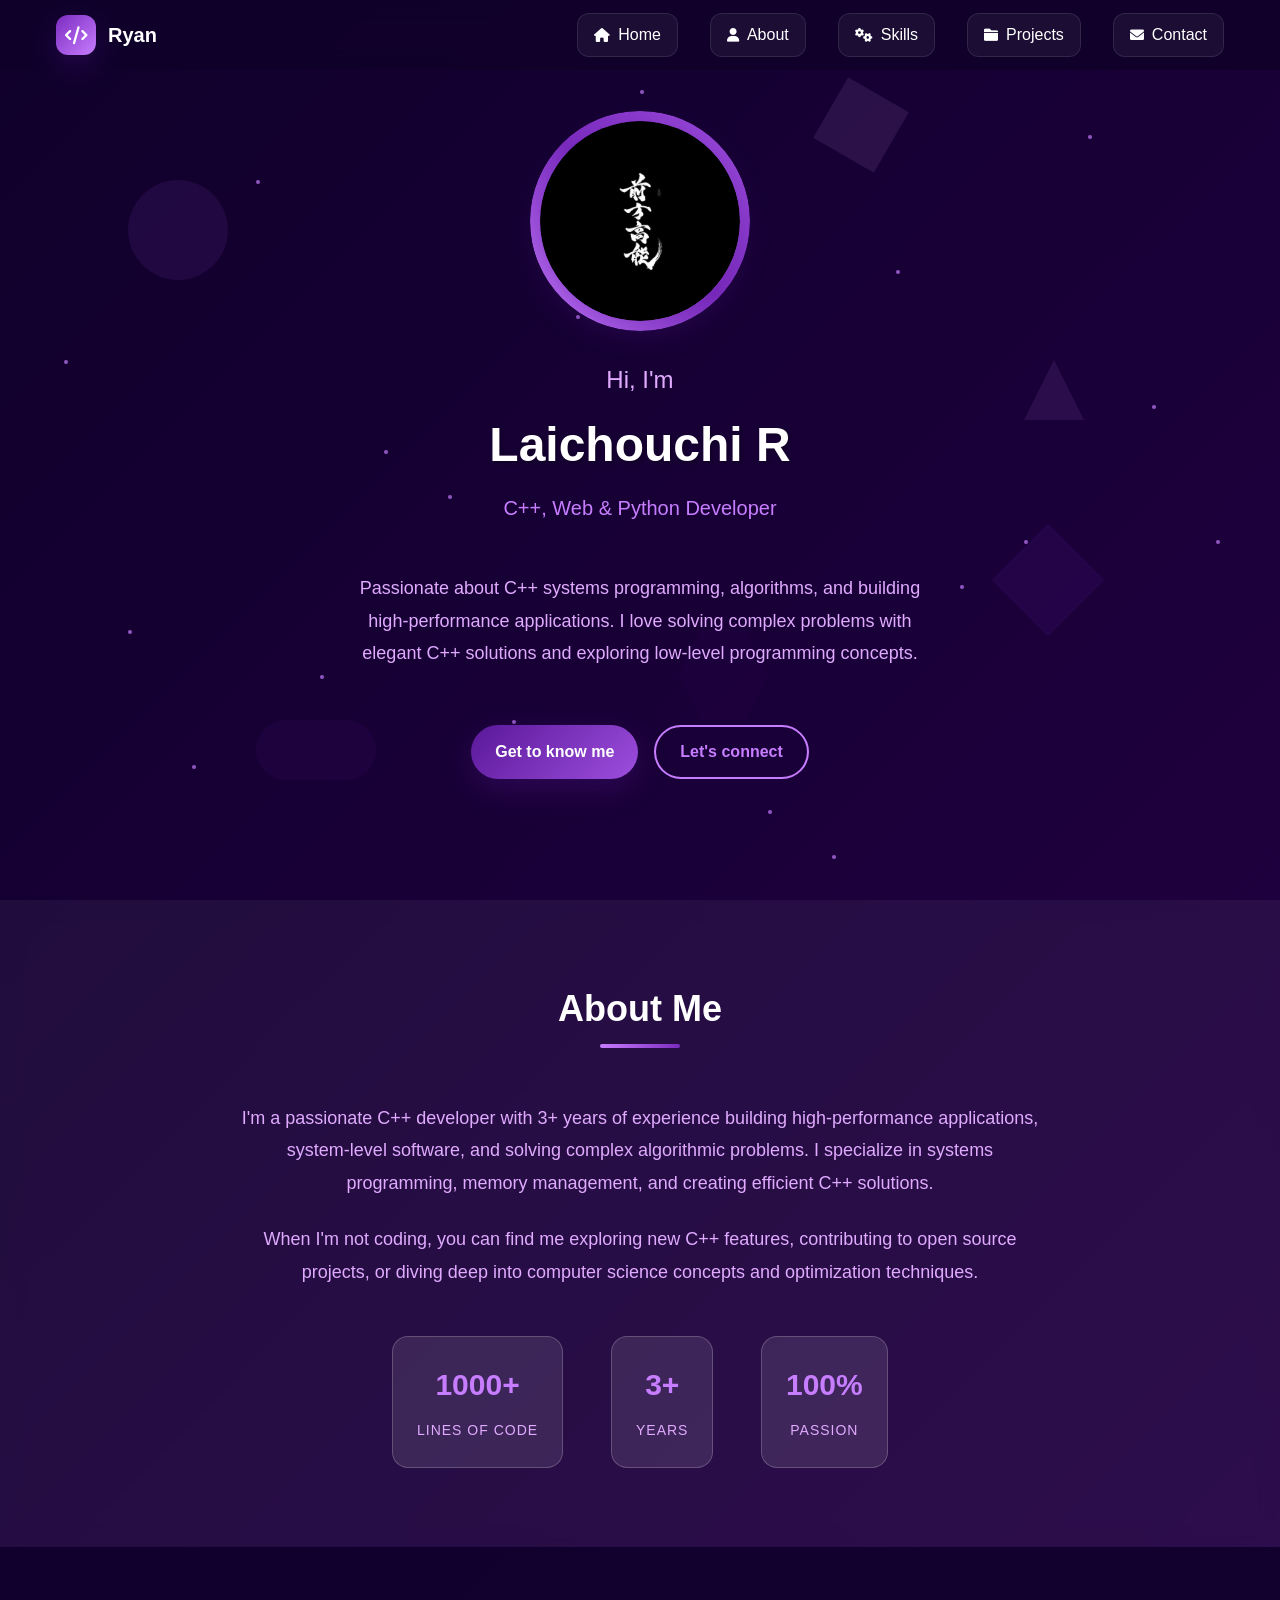
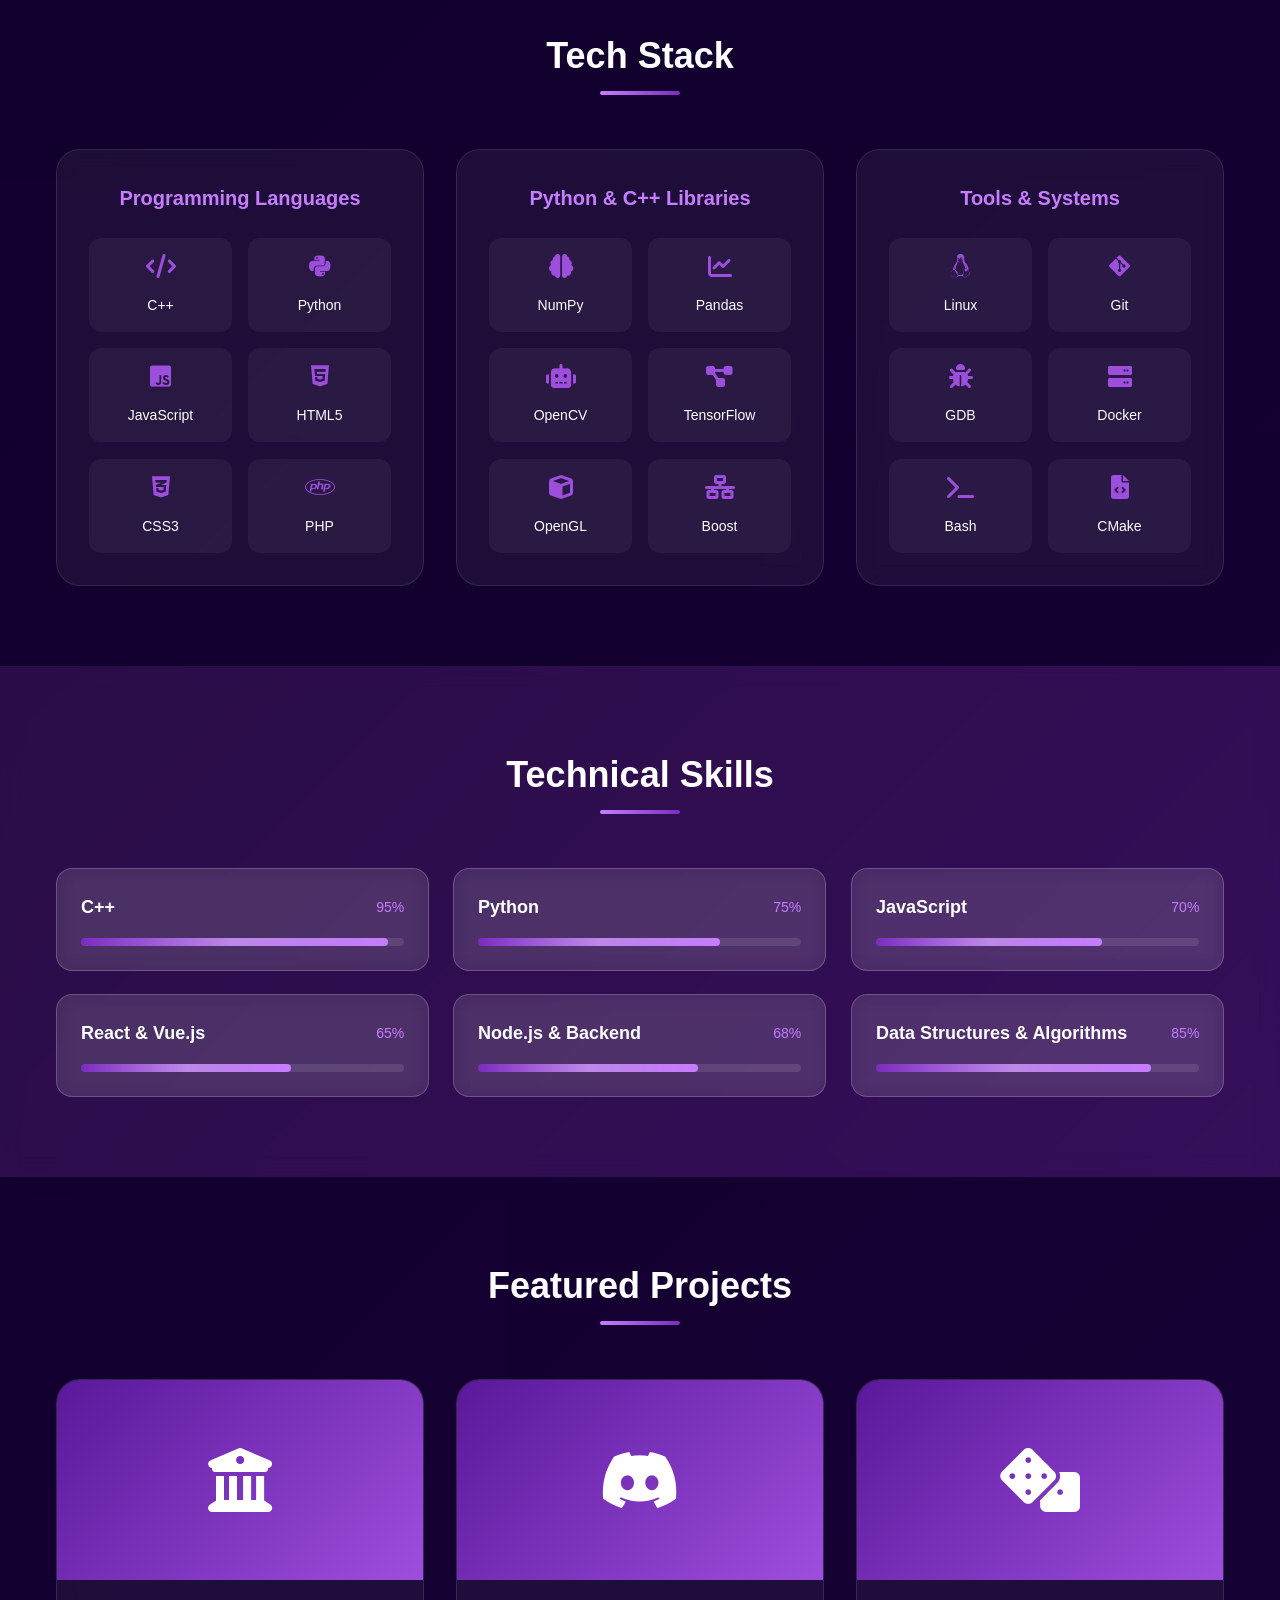
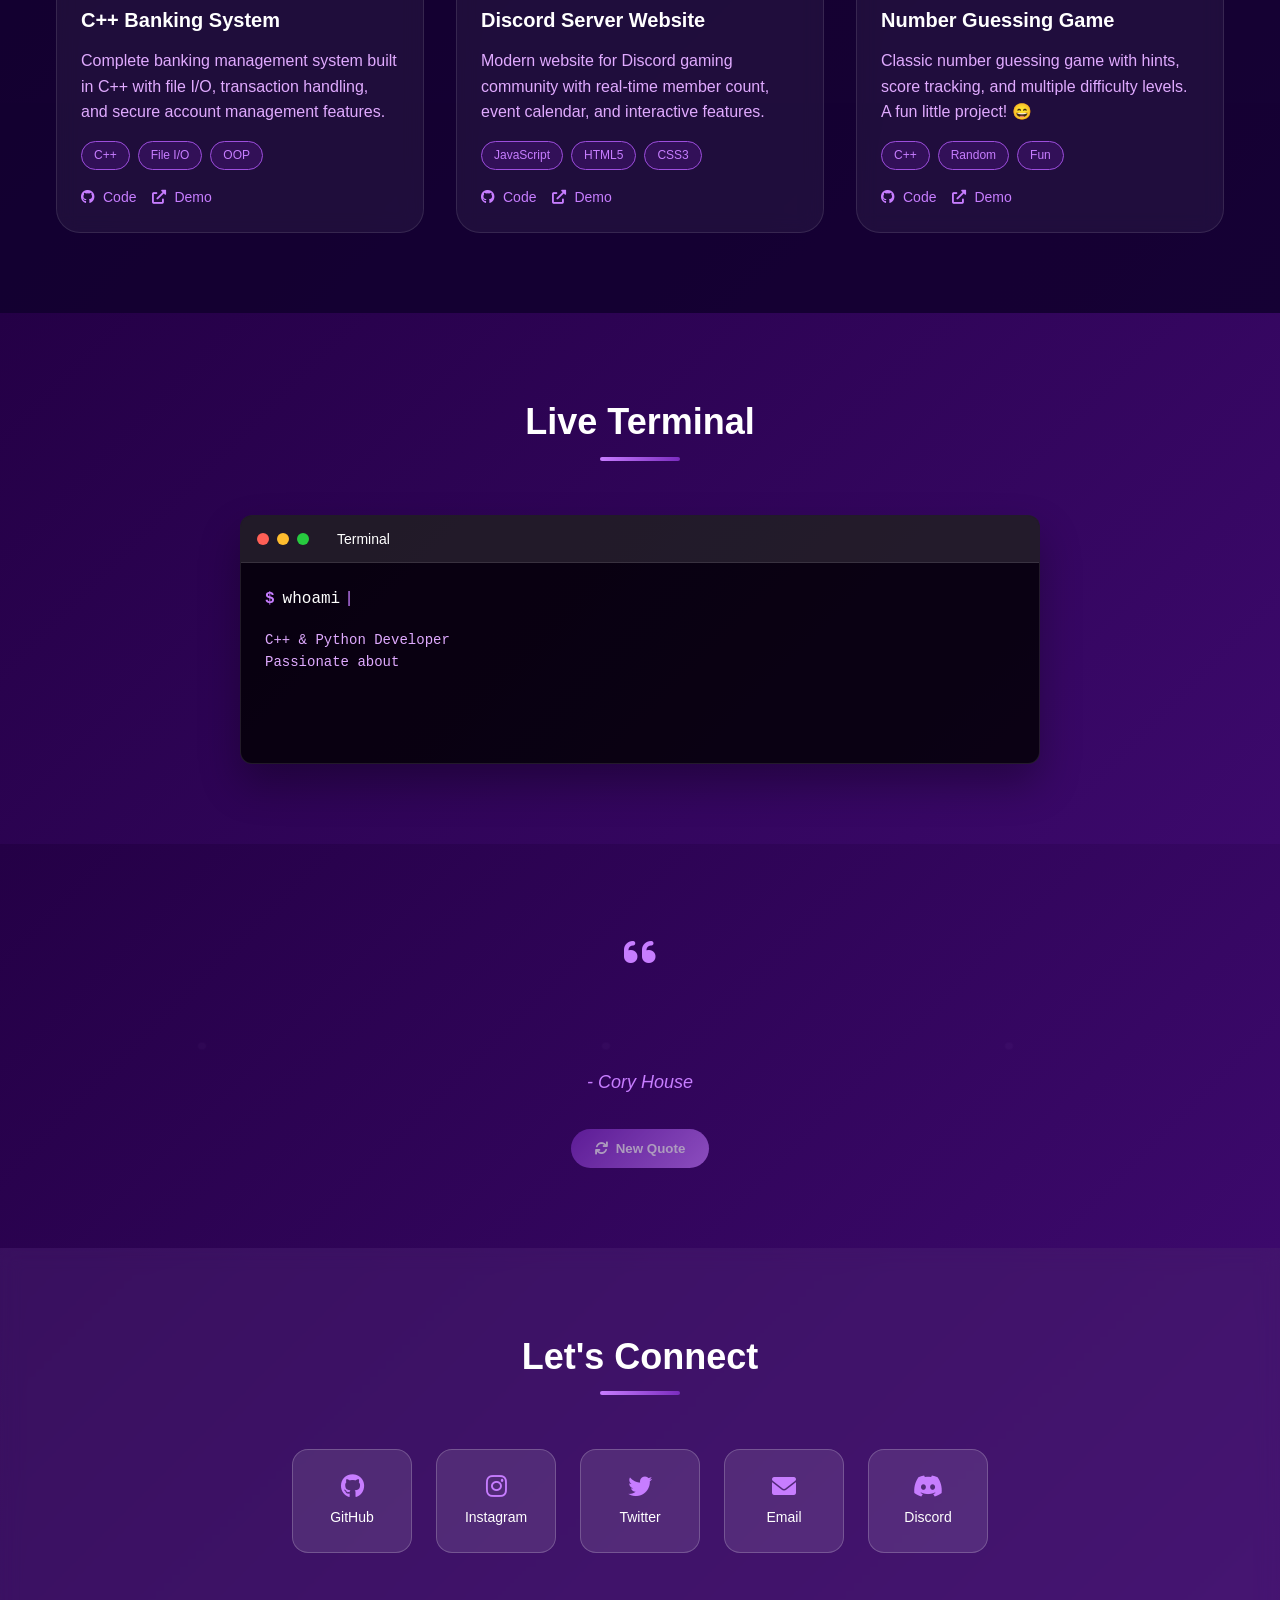
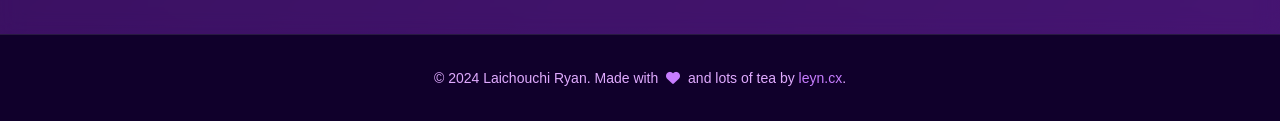
<file: index.html>
<!DOCTYPE html>
<html lang="en">
<head>
    <meta charset="UTF-8">
    <meta name="viewport" content="width=device-width, initial-scale=1.0, maximum-scale=5.0">
    <title>Laichouchi Ryan - C++ Developer Portfolio</title>
    <link rel="stylesheet" href="styles.css">
    <link href="https://cdnjs.cloudflare.com/ajax/libs/font-awesome/6.0.0/css/all.min.css" rel="stylesheet" media="print" onload="this.media='all'">
    <link href="https://fonts.googleapis.com/css2?family=Inter:wght@300;400;500;600;700&display=swap" rel="preconnect" crossorigin>
    <link rel="preload" href="script.js" as="script">
    <meta name="theme-color" content="#10002B">
    <meta name="description" content="Laichouchi Ryan - Passionate C++ developer specializing in systems programming, algorithms, and high-performance applications.">
</head>
<body>
    <!-- Enhanced animated background -->
    <div class="particles-container">
        <div class="particle"></div>
        <div class="particle"></div>
        <div class="particle"></div>
        <div class="particle"></div>
        <div class="particle"></div>
        <div class="particle"></div>
        <div class="particle"></div>
        <div class="particle"></div>
        <div class="particle"></div>
        <div class="particle"></div>
        <div class="particle"></div>
        <div class="particle"></div>
        <div class="particle"></div>
        <div class="particle"></div>
        <div class="particle"></div>
        <div class="particle"></div>
        <div class="particle"></div>
        <div class="particle"></div>
        <div class="particle"></div>
        <div class="particle"></div>
    </div>
    
    <!-- Floating code snippets -->
    <div class="code-snippets">
        <div class="code-snippet">#include &lt;iostream&gt;</div>
        <div class="code-snippet">def hello_world():</div>
        <div class="code-snippet">std::cout &lt;&lt; "Hello";</div>
        <div class="code-snippet">import numpy as np</div>
        <div class="code-snippet">class MyClass {</div>
        <div class="code-snippet">if __name__ == "__main__":</div>
        <div class="code-snippet">vector&lt;int&gt; arr;</div>
        <div class="code-snippet">pandas.DataFrame()</div>
    </div>
    
    <!-- Geometric shapes -->
    <div class="geometric-shapes">
        <div class="shape shape-1"></div>
        <div class="shape shape-2"></div>
        <div class="shape shape-3"></div>
        <div class="shape shape-4"></div>
        <div class="shape shape-5"></div>
        <div class="shape shape-6"></div>
    </div>

    <!-- Navigation -->
    <nav class="navbar">
        <div class="nav-container">
            <div class="nav-logo">
                <div class="logo-icon">
                    <i class="fas fa-code"></i>
                </div>
                <span class="logo-text">Ryan</span>
            </div>
            <div class="nav-menu">
                <a href="#home" class="nav-link">
                    <i class="fas fa-home"></i>
                    <span>Home</span>
                </a>
                <a href="#about" class="nav-link">
                    <i class="fas fa-user"></i>
                    <span>About</span>
                </a>
                <a href="#tech" class="nav-link">
                    <i class="fas fa-cogs"></i>
                    <span>Skills</span>
                </a>
                <a href="#projects" class="nav-link">
                    <i class="fas fa-folder"></i>
                    <span>Projects</span>
                </a>
                <a href="#contact" class="nav-link">
                    <i class="fas fa-envelope"></i>
                    <span>Contact</span>
                </a>
            </div>
            <div class="hamburger">
                <span class="bar"></span>
                <span class="bar"></span>
                <span class="bar"></span>
            </div>
        </div>
    </nav>

    <!-- Hero Section -->
    <section id="home" class="hero">
        <div class="hero-container">
            <div class="hero-content">
                <div class="profile-section">
                    <div class="profile-picture">
                        <div class="profile-img">
                            <img src="pfp.png" alt="Laichouchi Ryan" class="profile-photo" onerror="this.style.display='none'; this.nextElementSibling.style.display='flex';">
                            <i class="fas fa-user" style="display: none;"></i>
                        </div>
                        <div class="profile-ring"></div>
                    </div>
                    <h1 class="hero-title">
                        <span class="title-line">Hi, I'm</span>
                        <span class="title-name">Laichouchi Ryan</span>
                        <span class="title-role">C++, Web & Python Developer</span>
                    </h1>
                    <p class="hero-description">
                        Passionate about C++ systems programming, algorithms, and building high-performance applications. 
                        I love solving complex problems with elegant C++ solutions and exploring low-level programming concepts.
                    </p>
                    <div class="hero-buttons">
                        <a href="#about" class="btn btn-primary">Get to know me</a>
                        <a href="#contact" class="btn btn-secondary">Let's connect</a>
                    </div>
                </div>
            </div>
        </div>
    </section>

    <!-- About Section -->
    <section id="about" class="about">
        <div class="container">
            <h2 class="section-title">About Me</h2>
            <div class="about-content">
                <div class="about-text">
                    <p>
                        I'm a passionate C++ developer with 3+ years of experience building 
                        high-performance applications, system-level software, and solving complex algorithmic problems. 
                        I specialize in systems programming, memory management, and creating efficient C++ solutions.
                    </p>
                    <p>
                        When I'm not coding, you can find me exploring new C++ features, contributing to 
                        open source projects, or diving deep into computer science concepts and optimization techniques.
                    </p>
                    <div class="stats">
                        <div class="stat">
                            <span class="stat-number">1000+</span>
                            <span class="stat-label">Lines of Code</span>
                        </div>
                        <div class="stat">
                            <span class="stat-number">3+</span>
                            <span class="stat-label">Years</span>
                        </div>
                        <div class="stat">
                            <span class="stat-number">100%</span>
                            <span class="stat-label">Passion</span>
                        </div>
                    </div>
                </div>
            </div>
        </div>
    </section>

    <!-- Tech Stack Section -->
    <section id="tech" class="tech-stack">
        <div class="container">
            <h2 class="section-title">Tech Stack</h2>
            <div class="tech-grid">
                <div class="tech-category">
                    <h3>Programming Languages</h3>
                    <div class="tech-items">
                        <div class="tech-item">
                            <i class="fas fa-code"></i>
                            <span>C++</span>
                        </div>
                        <div class="tech-item">
                            <i class="fab fa-python"></i>
                            <span>Python</span>
                        </div>
                        <div class="tech-item">
                            <i class="fab fa-js-square"></i>
                            <span>JavaScript</span>
                        </div>
                        <div class="tech-item">
                            <i class="fab fa-html5"></i>
                            <span>HTML5</span>
                        </div>
                        <div class="tech-item">
                            <i class="fab fa-css3-alt"></i>
                            <span>CSS3</span>
                        </div>
                        <div class="tech-item">
                            <i class="fab fa-php"></i>
                            <span>PHP</span>
                        </div>
                    </div>
                </div>
                <div class="tech-category">
                    <h3>Python & C++ Libraries</h3>
                    <div class="tech-items">
                        <div class="tech-item">
                            <i class="fas fa-brain"></i>
                            <span>NumPy</span>
                        </div>
                        <div class="tech-item">
                            <i class="fas fa-chart-line"></i>
                            <span>Pandas</span>
                        </div>
                        <div class="tech-item">
                            <i class="fas fa-robot"></i>
                            <span>OpenCV</span>
                        </div>
                        <div class="tech-item">
                            <i class="fas fa-project-diagram"></i>
                            <span>TensorFlow</span>
                        </div>
                        <div class="tech-item">
                            <i class="fas fa-cube"></i>
                            <span>OpenGL</span>
                        </div>
                        <div class="tech-item">
                            <i class="fas fa-network-wired"></i>
                            <span>Boost</span>
                        </div>
                    </div>
                </div>
                <div class="tech-category">
                    <h3>Tools & Systems</h3>
                    <div class="tech-items">
                        <div class="tech-item">
                            <i class="fab fa-linux"></i>
                            <span>Linux</span>
                        </div>
                        <div class="tech-item">
                            <i class="fab fa-git-alt"></i>
                            <span>Git</span>
                        </div>
                        <div class="tech-item">
                            <i class="fas fa-bug"></i>
                            <span>GDB</span>
                        </div>
                        <div class="tech-item">
                            <i class="fas fa-server"></i>
                            <span>Docker</span>
                        </div>
                        <div class="tech-item">
                            <i class="fas fa-terminal"></i>
                            <span>Bash</span>
                        </div>
                        <div class="tech-item">
                            <i class="fas fa-file-code"></i>
                            <span>CMake</span>
                        </div>
                    </div>
                </div>
            </div>
        </div>
    </section>

    <!-- Skills Progress Section -->
    <section class="skills-section">
        <div class="container">
            <h2 class="section-title">Technical Skills</h2>
            <div class="skills-grid">
                <div class="skill-item">
                    <div class="skill-header">
                        <span class="skill-name">C++</span>
                        <span class="skill-percentage">95%</span>
                    </div>
                    <div class="skill-bar">
                        <div class="skill-progress" data-width="95"></div>
                    </div>
                </div>
                <div class="skill-item">
                    <div class="skill-header">
                        <span class="skill-name">Python</span>
                        <span class="skill-percentage">75%</span>
                    </div>
                    <div class="skill-bar">
                        <div class="skill-progress" data-width="75"></div>
                    </div>
                </div>
                <div class="skill-item">
                    <div class="skill-header">
                        <span class="skill-name">JavaScript</span>
                        <span class="skill-percentage">70%</span>
                    </div>
                    <div class="skill-bar">
                        <div class="skill-progress" data-width="70"></div>
                    </div>
                </div>
                <div class="skill-item">
                    <div class="skill-header">
                        <span class="skill-name">React & Vue.js</span>
                        <span class="skill-percentage">65%</span>
                    </div>
                    <div class="skill-bar">
                        <div class="skill-progress" data-width="65"></div>
                    </div>
                </div>
                <div class="skill-item">
                    <div class="skill-header">
                        <span class="skill-name">Node.js & Backend</span>
                        <span class="skill-percentage">68%</span>
                    </div>
                    <div class="skill-bar">
                        <div class="skill-progress" data-width="68"></div>
                    </div>
                </div>
                <div class="skill-item">
                    <div class="skill-header">
                        <span class="skill-name">Data Structures & Algorithms</span>
                        <span class="skill-percentage">85%</span>
                    </div>
                    <div class="skill-bar">
                        <div class="skill-progress" data-width="85"></div>
                    </div>
                </div>
            </div>
        </div>
    </section>

    <!-- Projects Section -->
    <section id="projects" class="projects-section">
        <div class="container">
            <h2 class="section-title">Featured Projects</h2>
            <div class="projects-grid">
                <div class="project-card">
                    <div class="project-image">
                        <i class="fas fa-university"></i>
                    </div>
                    <div class="project-content">
                        <h3>C++ Banking System</h3>
                        <p>Complete banking management system built in C++ with file I/O, transaction handling, and secure account management features.</p>
                        <div class="project-tech">
                            <span class="tech-tag">C++</span>
                            <span class="tech-tag">File I/O</span>
                            <span class="tech-tag">OOP</span>
                        </div>
                        <div class="project-links">
                            <a href="https://github.com/laichouchi/Banking-System" class="project-link" target="_blank"><i class="fab fa-github"></i> Code</a>
                            <a href="https://github.com/laichouchi/Banking-System" class="project-link" target="_blank"><i class="fas fa-external-link-alt"></i> Demo</a>
                        </div>
                    </div>
                </div>
                <div class="project-card">
                    <div class="project-image">
                        <i class="fab fa-discord"></i>
                    </div>
                    <div class="project-content">
                        <h3>Discord Server Website</h3>
                        <p>Modern website for Discord gaming community with real-time member count, event calendar, and interactive features.</p>
                        <div class="project-tech">
                            <span class="tech-tag">JavaScript</span>
                            <span class="tech-tag">HTML5</span>
                            <span class="tech-tag">CSS3</span>
                        </div>
                        <div class="project-links">
                            <a href="https://github.com/laichouchi/discord-website" class="project-link" target="_blank"><i class="fab fa-github"></i> Code</a>
                            <a href="https://laichouchi.github.io/discord-website/" class="project-link" target="_blank"><i class="fas fa-external-link-alt"></i> Demo</a>
                        </div>
                    </div>
                </div>
                <div class="project-card">
                    <div class="project-image">
                        <i class="fas fa-dice"></i>
                    </div>
                    <div class="project-content">
                        <h3>Number Guessing Game</h3>
                        <p>Classic number guessing game with hints, score tracking, and multiple difficulty levels. A fun little project! 😄</p>
                        <div class="project-tech">
                            <span class="tech-tag">C++</span>
                            <span class="tech-tag">Random</span>
                            <span class="tech-tag">Fun</span>
                        </div>
                        <div class="project-links">
                            <a href="https://github.com/laichouchi/Number-Game" class="project-link" target="_blank"><i class="fab fa-github"></i> Code</a>
                            <a href="https://github.com/laichouchi/Number-Game" class="project-link" target="_blank"><i class="fas fa-external-link-alt"></i> Demo</a>
                        </div>
                    </div>
                </div>
            </div>
        </div>
    </section>

    <!-- Interactive Terminal Section -->
    <section class="terminal-section">
        <div class="container">
            <h2 class="section-title">Live Terminal</h2>
            <div class="terminal-container">
                <div class="terminal-header">
                    <div class="terminal-buttons">
                        <span class="terminal-btn"></span>
                        <span class="terminal-btn"></span>
                        <span class="terminal-btn"></span>
                    </div>
                    <div class="terminal-title">Terminal</div>
                </div>
                <div class="terminal-body">
                    <div class="terminal-line">
                        <span class="terminal-prompt">$</span>
                        <span class="terminal-command" id="terminal-command">whoami</span>
                        <span class="terminal-cursor">|</span>
                    </div>
                    <div class="terminal-output" id="terminal-output"></div>
                </div>
            </div>
        </div>
    </section>

    <!-- Dev Quote Section -->
    <section class="quote-section">
        <div class="container">
            <div class="quote-container">
                <div class="quote-icon">
                    <i class="fas fa-quote-left"></i>
                </div>
                <blockquote class="dev-quote" id="dev-quote">
                    "Code is like humor. When you have to explain it, it's bad."
                </blockquote>
                <cite class="quote-author">- Cory House</cite>
                <button class="quote-btn" onclick="generateNewQuote()">
                    <i class="fas fa-refresh"></i>
                    New Quote
                </button>
            </div>
        </div>
    </section>

    <!-- Social Links Section -->
    <section id="contact" class="social-section">
        <div class="container">
            <h2 class="section-title">Let's Connect</h2>
            <div class="social-links">
                <a href="https://github.com/laichouchi" class="social-link" target="_blank">
                    <i class="fab fa-github"></i>
                    <span>GitHub</span>
                </a>
                <a href="https://instagram.com/leyn.cx" class="social-link" target="_blank">
                    <i class="fab fa-instagram"></i>
                    <span>Instagram</span>
                </a>
                <a href="https://twitter.com" class="social-link" target="_blank">
                    <i class="fab fa-twitter"></i>
                    <span>Twitter</span>
                </a>
                <a href="mailto:laichouchiryan@gmail.com" class="social-link">
                    <i class="fas fa-envelope"></i>
                    <span>Email</span>
                </a>
                <a href="https://discord.gg/leyn.cx" class="social-link" target="_blank">
                    <i class="fab fa-discord"></i>
                    <span>Discord</span>
                </a>
            </div>
        </div>
    </section>

    <!-- Footer -->
    <footer class="footer">
        <div class="container">
            <p>&copy; 2024 Laichouchi Ryan. Made with <i class="fas fa-heart"></i> and lots of tea by <a href="https://leyn.cx" target="_blank" style="color: var(--purple-7); text-decoration: none;">leyn.cx</a>.</p>
        </div>
    </footer>

    <script src="script.js"></script>
</body>
</html>
</file>
<file: styles.css>
/* Reset and Base Styles - Optimized */
* {
    margin: 0;
    padding: 0;
    box-sizing: border-box;
}

/* Performance optimizations */
* {
    -webkit-font-smoothing: antialiased;
    -moz-osx-font-smoothing: grayscale;
}

/* Reduce layout thrashing */
img, video, canvas, svg {
    max-width: 100%;
    height: auto;
}

/* Optimize repaints */
.tech-item, .project-card, .skill-item, .social-link {
    contain: layout style paint;
}

:root {
    /* Purple Color Palette */
    --purple-1: #10002B;
    --purple-2: #240046;
    --purple-3: #3C096C;
    --purple-4: #5A189A;
    --purple-5: #7B2CBF;
    --purple-6: #9D4EDD;
    --purple-7: #C77DFF;
    --purple-8: #E0AAFF;
    
    /* Additional colors */
    --white: #ffffff;
    --black: #000000;
    --gray-100: #f8f9fa;
    --gray-200: #e9ecef;
    --gray-300: #dee2e6;
    --gray-400: #ced4da;
    --gray-500: #adb5bd;
    --gray-600: #6c757d;
    --gray-700: #495057;
    --gray-800: #343a40;
    --gray-900: #212529;
    
    /* Typography */
    --font-family: 'Inter', -apple-system, BlinkMacSystemFont, 'Segoe UI', Roboto, sans-serif;
    --font-size-xs: 0.75rem;
    --font-size-sm: 0.875rem;
    --font-size-base: 1rem;
    --font-size-lg: 1.125rem;
    --font-size-xl: 1.25rem;
    --font-size-2xl: 1.5rem;
    --font-size-3xl: 1.875rem;
    --font-size-4xl: 2.25rem;
    --font-size-5xl: 3rem;
    
    /* Spacing */
    --spacing-1: 0.25rem;
    --spacing-2: 0.5rem;
    --spacing-3: 0.75rem;
    --spacing-4: 1rem;
    --spacing-5: 1.25rem;
    --spacing-6: 1.5rem;
    --spacing-8: 2rem;
    --spacing-10: 2.5rem;
    --spacing-12: 3rem;
    --spacing-16: 4rem;
    --spacing-20: 5rem;
    
    /* Border radius */
    --radius-sm: 0.25rem;
    --radius-md: 0.5rem;
    --radius-lg: 0.75rem;
    --radius-xl: 1rem;
    --radius-2xl: 1.5rem;
    --radius-full: 9999px;
    
    /* Shadows */
    --shadow-sm: 0 1px 2px 0 rgba(0, 0, 0, 0.05);
    --shadow-md: 0 4px 6px -1px rgba(0, 0, 0, 0.1), 0 2px 4px -1px rgba(0, 0, 0, 0.06);
    --shadow-lg: 0 10px 15px -3px rgba(0, 0, 0, 0.1), 0 4px 6px -2px rgba(0, 0, 0, 0.05);
    --shadow-xl: 0 20px 25px -5px rgba(0, 0, 0, 0.1), 0 10px 10px -5px rgba(0, 0, 0, 0.04);
    --shadow-purple: 0 10px 30px rgba(92, 24, 154, 0.3);
}

body {
    font-family: var(--font-family);
    line-height: 1.6;
    color: var(--gray-800);
    background: linear-gradient(135deg, var(--purple-1) 0%, var(--purple-2) 50%, var(--purple-3) 100%);
    min-height: 100vh;
    overflow-x: hidden;
    /* Performance optimizations */
    text-rendering: optimizeSpeed;
    -webkit-font-smoothing: antialiased;
    -moz-osx-font-smoothing: grayscale;
}

/* Enhanced Animated Background - Optimized */
.particles-container {
    position: fixed;
    top: 0;
    left: 0;
    width: 100%;
    height: 100%;
    pointer-events: none;
    z-index: -1;
    will-change: transform;
}

.particle {
    position: absolute;
    width: 4px;
    height: 4px;
    background: var(--purple-7);
    border-radius: 50%;
    animation: float 6s ease-in-out infinite;
    opacity: 0.7;
    will-change: transform;
    transform: translateZ(0); /* Force hardware acceleration */
}

.particle:nth-child(1) { top: 20%; left: 20%; animation-delay: 0s; animation-duration: 6s; }
.particle:nth-child(2) { top: 60%; left: 80%; animation-delay: 2s; animation-duration: 8s; }
.particle:nth-child(3) { top: 80%; left: 40%; animation-delay: 4s; animation-duration: 7s; }
.particle:nth-child(4) { top: 30%; left: 70%; animation-delay: 1s; animation-duration: 9s; }
.particle:nth-child(5) { top: 70%; left: 10%; animation-delay: 3s; animation-duration: 5s; }
.particle:nth-child(6) { top: 10%; left: 50%; animation-delay: 5s; animation-duration: 6s; }
.particle:nth-child(7) { top: 50%; left: 30%; animation-delay: 2.5s; animation-duration: 8s; }
.particle:nth-child(8) { top: 90%; left: 60%; animation-delay: 1.5s; animation-duration: 7s; }
.particle:nth-child(9) { top: 15%; left: 85%; animation-delay: 3.5s; animation-duration: 6.5s; }
.particle:nth-child(10) { top: 75%; left: 25%; animation-delay: 1.8s; animation-duration: 7.5s; }
.particle:nth-child(11) { top: 45%; left: 90%; animation-delay: 4.2s; animation-duration: 8.5s; }
.particle:nth-child(12) { top: 85%; left: 15%; animation-delay: 2.8s; animation-duration: 6.8s; }
.particle:nth-child(13) { top: 35%; left: 45%; animation-delay: 5.5s; animation-duration: 7.2s; }
.particle:nth-child(14) { top: 65%; left: 75%; animation-delay: 3.2s; animation-duration: 8.8s; }
.particle:nth-child(15) { top: 25%; left: 55%; animation-delay: 4.8s; animation-duration: 6.2s; }
.particle:nth-child(16) { top: 55%; left: 35%; animation-delay: 2.2s; animation-duration: 7.8s; }
.particle:nth-child(17) { top: 95%; left: 65%; animation-delay: 1.2s; animation-duration: 8.2s; }
.particle:nth-child(18) { top: 5%; left: 75%; animation-delay: 4.5s; animation-duration: 6.5s; }
.particle:nth-child(19) { top: 40%; left: 5%; animation-delay: 3.8s; animation-duration: 7.5s; }
.particle:nth-child(20) { top: 60%; left: 95%; animation-delay: 2.5s; animation-duration: 8.5s; }

/* Floating Code Snippets - Optimized */
.code-snippets {
    position: fixed;
    top: 0;
    left: 0;
    width: 100%;
    height: 100%;
    pointer-events: none;
    z-index: -1;
    overflow: hidden;
    will-change: transform;
}

.code-snippet {
    position: absolute;
    color: var(--purple-8);
    font-family: 'Courier New', monospace;
    font-size: 0.8rem;
    opacity: 0.3;
    animation: codeFloat 15s linear infinite;
    white-space: nowrap;
    will-change: transform;
    transform: translateZ(0);
}

.code-snippet:nth-child(1) { top: 10%; left: -200px; animation-delay: 0s; }
.code-snippet:nth-child(2) { top: 20%; left: -200px; animation-delay: 3s; }
.code-snippet:nth-child(3) { top: 30%; left: -200px; animation-delay: 6s; }
.code-snippet:nth-child(4) { top: 40%; left: -200px; animation-delay: 9s; }
.code-snippet:nth-child(5) { top: 50%; left: -200px; animation-delay: 12s; }
.code-snippet:nth-child(6) { top: 60%; left: -200px; animation-delay: 15s; }
.code-snippet:nth-child(7) { top: 70%; left: -200px; animation-delay: 18s; }
.code-snippet:nth-child(8) { top: 80%; left: -200px; animation-delay: 21s; }

@keyframes codeFloat {
    0% {
        transform: translate3d(0, 0, 0);
        opacity: 0;
    }
    10% {
        opacity: 0.3;
    }
    90% {
        opacity: 0.3;
    }
    100% {
        transform: translate3d(calc(100vw + 200px), 0, 0);
        opacity: 0;
    }
}

/* Geometric Shapes */
.geometric-shapes {
    position: fixed;
    top: 0;
    left: 0;
    width: 100%;
    height: 100%;
    pointer-events: none;
    z-index: -1;
}

.shape {
    position: absolute;
    opacity: 0.1;
    animation: shapeRotate 20s linear infinite;
}

.shape-1 {
    width: 100px;
    height: 100px;
    background: var(--purple-6);
    border-radius: 50%;
    top: 20%;
    left: 10%;
    animation-delay: 0s;
}

.shape-2 {
    width: 80px;
    height: 80px;
    background: var(--purple-5);
    transform: rotate(45deg);
    top: 60%;
    right: 15%;
    animation-delay: 5s;
}

.shape-3 {
    width: 60px;
    height: 60px;
    background: var(--purple-7);
    clip-path: polygon(50% 0%, 0% 100%, 100% 100%);
    top: 40%;
    left: 80%;
    animation-delay: 10s;
}

.shape-4 {
    width: 120px;
    height: 60px;
    background: var(--purple-4);
    border-radius: 30px;
    top: 80%;
    left: 20%;
    animation-delay: 15s;
}

.shape-5 {
    width: 70px;
    height: 70px;
    background: var(--purple-8);
    transform: rotate(30deg);
    top: 10%;
    right: 30%;
    animation-delay: 8s;
}

.shape-6 {
    width: 90px;
    height: 90px;
    background: var(--purple-3);
    clip-path: polygon(25% 0%, 75% 0%, 100% 50%, 75% 100%, 25% 100%, 0% 50%);
    top: 70%;
    right: 40%;
    animation-delay: 12s;
}

@keyframes shapeRotate {
    0% {
        transform: rotate(0deg) scale(1);
    }
    50% {
        transform: rotate(180deg) scale(1.2);
    }
    100% {
        transform: rotate(360deg) scale(1);
    }
}

@keyframes float {
    0%, 100% {
        transform: translate3d(0, 0, 0);
        opacity: 0.7;
    }
    25% {
        transform: translate3d(10px, -20px, 0);
        opacity: 1;
    }
    50% {
        transform: translate3d(-10px, -40px, 0);
        opacity: 0.8;
    }
    75% {
        transform: translate3d(5px, -20px, 0);
        opacity: 0.9;
    }
}

/* Navigation */
.navbar {
    position: fixed;
    top: 0;
    left: 0;
    right: 0;
    background: rgba(16, 0, 43, 0.95);
    backdrop-filter: blur(10px);
    z-index: 1000;
    transition: all 0.3s ease;
}

.nav-container {
    max-width: 1200px;
    margin: 0 auto;
    padding: 0 var(--spacing-4);
    display: flex;
    justify-content: space-between;
    align-items: center;
    height: 70px;
}

.nav-logo {
    display: flex;
    align-items: center;
    gap: var(--spacing-3);
}

.logo-icon {
    width: 40px;
    height: 40px;
    background: linear-gradient(135deg, var(--purple-5), var(--purple-7));
    border-radius: var(--radius-lg);
    display: flex;
    align-items: center;
    justify-content: center;
    color: var(--white);
    font-size: var(--font-size-lg);
    box-shadow: var(--shadow-purple);
    transition: transform 0.3s ease;
}

.logo-icon:hover {
    transform: scale(1.1);
}

.nav-logo .logo-text {
    font-size: var(--font-size-xl);
    font-weight: 700;
    color: var(--white);
    text-decoration: none;
}

.nav-menu {
    display: flex;
    gap: var(--spacing-8);
}

.nav-link {
    color: var(--white);
    text-decoration: none;
    font-weight: 500;
    transition: all 0.3s ease;
    position: relative;
    display: flex;
    align-items: center;
    gap: var(--spacing-2);
    padding: var(--spacing-2) var(--spacing-4);
    border-radius: var(--radius-lg);
    background: rgba(255, 255, 255, 0.05);
    backdrop-filter: blur(10px);
    border: 1px solid rgba(255, 255, 255, 0.1);
}

.nav-link:hover {
    color: var(--purple-7);
    background: rgba(92, 24, 154, 0.2);
    transform: translateY(-2px);
    box-shadow: var(--shadow-purple);
}

.nav-link i {
    font-size: var(--font-size-sm);
    transition: transform 0.3s ease;
}

.nav-link:hover i {
    transform: scale(1.2);
}

.hamburger {
    display: none;
    flex-direction: column;
    cursor: pointer;
}

.bar {
    width: 25px;
    height: 3px;
    background: var(--white);
    margin: 3px 0;
    transition: 0.3s;
}

/* Hero Section */
.hero {
    min-height: 100vh;
    display: flex;
    align-items: center;
    justify-content: center;
    padding: var(--spacing-20) var(--spacing-4);
    position: relative;
}

.hero-container {
    max-width: 1200px;
    width: 100%;
    text-align: center;
}

.hero-content {
    display: flex;
    flex-direction: column;
    align-items: center;
    gap: var(--spacing-8);
}

.profile-section {
    display: flex;
    flex-direction: column;
    align-items: center;
    gap: var(--spacing-6);
}

.profile-picture {
    position: relative;
    margin-bottom: var(--spacing-4);
}

.profile-img {
    width: 200px;
    height: 200px;
    border-radius: 50%;
    background: linear-gradient(135deg, var(--purple-4), var(--purple-6));
    display: flex;
    align-items: center;
    justify-content: center;
    font-size: 4rem;
    color: var(--white);
    box-shadow: var(--shadow-purple);
    position: relative;
    z-index: 2;
    transition: transform 0.3s ease;
    overflow: hidden;
}

.profile-img:hover {
    transform: scale(1.05);
}

.profile-photo {
    width: 100%;
    height: 100%;
    object-fit: cover;
    border-radius: 50%;
    display: block;
}

.profile-ring {
    position: absolute;
    top: -10px;
    left: -10px;
    right: -10px;
    bottom: -10px;
    border: 3px solid transparent;
    border-radius: 50%;
    background: linear-gradient(45deg, var(--purple-7), var(--purple-5), var(--purple-6)) border-box;
    -webkit-mask: linear-gradient(#fff 0 0) padding-box, linear-gradient(#fff 0 0);
    -webkit-mask-composite: exclude;
    animation: rotate 3s linear infinite;
}

@keyframes rotate {
    from {
        transform: rotate(0deg);
    }
    to {
        transform: rotate(360deg);
    }
}

.hero-title {
    display: flex;
    flex-direction: column;
    gap: var(--spacing-2);
    margin-bottom: var(--spacing-6);
}

.title-line {
    font-size: var(--font-size-2xl);
    color: var(--purple-8);
    font-weight: 300;
}

.title-name {
    font-size: var(--font-size-5xl);
    color: var(--white);
    font-weight: 700;
    text-shadow: 2px 2px 4px rgba(0, 0, 0, 0.3);
}

.title-role {
    font-size: var(--font-size-xl);
    color: var(--purple-7);
    font-weight: 500;
}

.hero-description {
    font-size: var(--font-size-lg);
    color: var(--purple-8);
    max-width: 600px;
    line-height: 1.8;
    margin-bottom: var(--spacing-8);
}

.hero-buttons {
    display: flex;
    gap: var(--spacing-4);
    flex-wrap: wrap;
    justify-content: center;
}

.btn {
    padding: var(--spacing-3) var(--spacing-6);
    border-radius: var(--radius-full);
    text-decoration: none;
    font-weight: 600;
    transition: all 0.3s ease;
    display: inline-flex;
    align-items: center;
    gap: var(--spacing-2);
    position: relative;
    overflow: hidden;
}

.btn-primary {
    background: linear-gradient(135deg, var(--purple-4), var(--purple-6));
    color: var(--white);
    box-shadow: var(--shadow-purple);
}

.btn-primary:hover {
    transform: translateY(-2px);
    box-shadow: 0 15px 35px rgba(92, 24, 154, 0.4);
}

.btn-secondary {
    background: transparent;
    color: var(--purple-7);
    border: 2px solid var(--purple-7);
}

.btn-secondary:hover {
    background: var(--purple-7);
    color: var(--white);
    transform: translateY(-2px);
}

/* Container */
.container {
    max-width: 1200px;
    margin: 0 auto;
    padding: 0 var(--spacing-4);
}

/* Section Styles */
section {
    padding: var(--spacing-20) 0;
}

.section-title {
    font-size: var(--font-size-4xl);
    font-weight: 700;
    text-align: center;
    margin-bottom: var(--spacing-16);
    color: var(--white);
    position: relative;
}

.section-title::after {
    content: '';
    position: absolute;
    bottom: -10px;
    left: 50%;
    transform: translateX(-50%);
    width: 80px;
    height: 4px;
    background: linear-gradient(90deg, var(--purple-7), var(--purple-5));
    border-radius: var(--radius-full);
}

/* About Section */
.about {
    background: rgba(255, 255, 255, 0.05);
    backdrop-filter: blur(10px);
}

.about-content {
    max-width: 800px;
    margin: 0 auto;
}

.about-text p {
    font-size: var(--font-size-lg);
    line-height: 1.8;
    color: var(--purple-8);
    margin-bottom: var(--spacing-6);
    text-align: center;
}

.stats {
    display: flex;
    justify-content: center;
    gap: var(--spacing-12);
    margin-top: var(--spacing-12);
    flex-wrap: wrap;
}

.stat {
    text-align: center;
    padding: var(--spacing-6);
    background: rgba(255, 255, 255, 0.1);
    border-radius: var(--radius-xl);
    backdrop-filter: blur(10px);
    border: 1px solid rgba(255, 255, 255, 0.2);
    transition: transform 0.3s ease;
}

.stat:hover {
    transform: translateY(-5px);
}

.stat-number {
    display: block;
    font-size: var(--font-size-3xl);
    font-weight: 700;
    color: var(--purple-7);
    margin-bottom: var(--spacing-2);
}

.stat-label {
    font-size: var(--font-size-sm);
    color: var(--purple-8);
    text-transform: uppercase;
    letter-spacing: 1px;
}

/* Tech Stack Section */
.tech-stack {
    background: rgba(16, 0, 43, 0.8);
}

.tech-grid {
    display: grid;
    grid-template-columns: repeat(auto-fit, minmax(300px, 1fr));
    gap: var(--spacing-8);
    margin-top: var(--spacing-12);
}

.tech-category {
    background: rgba(255, 255, 255, 0.05);
    padding: var(--spacing-8);
    border-radius: var(--radius-2xl);
    backdrop-filter: blur(10px);
    border: 1px solid rgba(255, 255, 255, 0.1);
    transition: transform 0.3s ease;
}

.tech-category:hover {
    transform: translateY(-5px);
}

.tech-category h3 {
    font-size: var(--font-size-xl);
    color: var(--purple-7);
    margin-bottom: var(--spacing-6);
    text-align: center;
}

.tech-items {
    display: grid;
    grid-template-columns: repeat(auto-fit, minmax(120px, 1fr));
    gap: var(--spacing-4);
}

.tech-item {
    display: flex;
    flex-direction: column;
    align-items: center;
    gap: var(--spacing-2);
    padding: var(--spacing-4);
    background: rgba(255, 255, 255, 0.05);
    border-radius: var(--radius-lg);
    transition: all 0.3s ease;
    cursor: pointer;
}

.tech-item:hover {
    background: rgba(92, 24, 154, 0.2);
    transform: scale(1.05);
}

.tech-item i {
    font-size: var(--font-size-2xl);
    color: var(--purple-6);
    margin-bottom: var(--spacing-2);
}

.tech-item span {
    font-size: var(--font-size-sm);
    color: var(--white);
    font-weight: 500;
    text-align: center;
}

/* Quote Section */
.quote-section {
    background: linear-gradient(135deg, var(--purple-2), var(--purple-3));
    position: relative;
    overflow: hidden;
}

.quote-section::before {
    content: '';
    position: absolute;
    top: 0;
    left: 0;
    right: 0;
    bottom: 0;
    background: url('data:image/svg+xml,<svg xmlns="http://www.w3.org/2000/svg" viewBox="0 0 100 100"><defs><pattern id="grain" width="100" height="100" patternUnits="userSpaceOnUse"><circle cx="50" cy="50" r="1" fill="%23E0AAFF" opacity="0.1"/></pattern></defs><rect width="100" height="100" fill="url(%23grain)"/></svg>');
    opacity: 0.3;
}

.quote-container {
    text-align: center;
    position: relative;
    z-index: 2;
    max-width: 800px;
    margin: 0 auto;
}

.quote-icon {
    font-size: var(--font-size-4xl);
    color: var(--purple-7);
    margin-bottom: var(--spacing-6);
}

.dev-quote {
    font-size: var(--font-size-2xl);
    font-style: italic;
    color: var(--white);
    line-height: 1.6;
    margin-bottom: var(--spacing-6);
    position: relative;
}

.quote-author {
    display: block;
    font-size: var(--font-size-lg);
    color: var(--purple-7);
    margin-bottom: var(--spacing-8);
    font-weight: 500;
}

.quote-btn {
    background: linear-gradient(135deg, var(--purple-5), var(--purple-7));
    color: var(--white);
    border: none;
    padding: var(--spacing-3) var(--spacing-6);
    border-radius: var(--radius-full);
    font-weight: 600;
    cursor: pointer;
    transition: all 0.3s ease;
    display: inline-flex;
    align-items: center;
    gap: var(--spacing-2);
}

.quote-btn:hover {
    transform: translateY(-2px);
    box-shadow: var(--shadow-purple);
}

/* Social Section */
.social-section {
    background: rgba(255, 255, 255, 0.05);
    backdrop-filter: blur(10px);
}

.social-links {
    display: flex;
    justify-content: center;
    gap: var(--spacing-6);
    flex-wrap: wrap;
    margin-top: var(--spacing-12);
}

.social-link {
    display: flex;
    flex-direction: column;
    align-items: center;
    gap: var(--spacing-2);
    padding: var(--spacing-6);
    background: rgba(255, 255, 255, 0.1);
    border-radius: var(--radius-xl);
    text-decoration: none;
    color: var(--white);
    transition: all 0.3s ease;
    min-width: 120px;
    border: 1px solid rgba(255, 255, 255, 0.2);
}

.social-link:hover {
    background: rgba(92, 24, 154, 0.3);
    transform: translateY(-5px);
    box-shadow: var(--shadow-purple);
}

.social-link i {
    font-size: var(--font-size-2xl);
    color: var(--purple-7);
}

.social-link span {
    font-size: var(--font-size-sm);
    font-weight: 500;
}

/* Skills Section */
.skills-section {
    background: rgba(255, 255, 255, 0.05);
    backdrop-filter: blur(10px);
}

.skills-grid {
    display: grid;
    grid-template-columns: repeat(auto-fit, minmax(300px, 1fr));
    gap: var(--spacing-6);
    margin-top: var(--spacing-12);
}

.skill-item {
    background: rgba(255, 255, 255, 0.1);
    padding: var(--spacing-6);
    border-radius: var(--radius-xl);
    backdrop-filter: blur(10px);
    border: 1px solid rgba(255, 255, 255, 0.2);
    transition: transform 0.3s ease;
}

.skill-item:hover {
    transform: translateY(-5px);
}

.skill-header {
    display: flex;
    justify-content: space-between;
    align-items: center;
    margin-bottom: var(--spacing-4);
}

.skill-name {
    font-size: var(--font-size-lg);
    font-weight: 600;
    color: var(--white);
}

.skill-percentage {
    font-size: var(--font-size-sm);
    color: var(--purple-7);
    font-weight: 500;
}

.skill-bar {
    width: 100%;
    height: 8px;
    background: rgba(255, 255, 255, 0.1);
    border-radius: var(--radius-full);
    overflow: hidden;
}

.skill-progress {
    height: 100%;
    background: linear-gradient(90deg, var(--purple-5), var(--purple-7));
    border-radius: var(--radius-full);
    width: 0;
    transition: width 2s ease-in-out;
    position: relative;
}

.skill-progress::after {
    content: '';
    position: absolute;
    top: 0;
    left: 0;
    right: 0;
    bottom: 0;
    background: linear-gradient(90deg, transparent, rgba(255, 255, 255, 0.3), transparent);
    animation: shimmer 2s infinite;
}

@keyframes shimmer {
    0% { transform: translateX(-100%); }
    100% { transform: translateX(100%); }
}

/* Projects Section */
.projects-section {
    background: rgba(16, 0, 43, 0.8);
}

.projects-grid {
    display: grid;
    grid-template-columns: repeat(auto-fit, minmax(350px, 1fr));
    gap: var(--spacing-8);
    margin-top: var(--spacing-12);
}

.project-card {
    background: rgba(255, 255, 255, 0.05);
    border-radius: var(--radius-2xl);
    overflow: hidden;
    backdrop-filter: blur(10px);
    border: 1px solid rgba(255, 255, 255, 0.1);
    transition: all 0.3s ease;
    position: relative;
}

.project-card:hover {
    transform: translateY(-10px);
    box-shadow: var(--shadow-purple);
}

.project-image {
    height: 200px;
    background: linear-gradient(135deg, var(--purple-4), var(--purple-6));
    display: flex;
    align-items: center;
    justify-content: center;
    font-size: 4rem;
    color: var(--white);
    position: relative;
    overflow: hidden;
}

.project-image::before {
    content: '';
    position: absolute;
    top: 0;
    left: 0;
    right: 0;
    bottom: 0;
    background: linear-gradient(45deg, transparent, rgba(255, 255, 255, 0.1), transparent);
    transform: translateX(-100%);
    transition: transform 0.6s ease;
}

.project-card:hover .project-image::before {
    transform: translateX(100%);
}

.project-content {
    padding: var(--spacing-6);
}

.project-content h3 {
    font-size: var(--font-size-xl);
    color: var(--white);
    margin-bottom: var(--spacing-3);
    font-weight: 600;
}

.project-content p {
    color: var(--purple-8);
    line-height: 1.6;
    margin-bottom: var(--spacing-4);
}

.project-tech {
    display: flex;
    flex-wrap: wrap;
    gap: var(--spacing-2);
    margin-bottom: var(--spacing-4);
}

.tech-tag {
    background: rgba(92, 24, 154, 0.3);
    color: var(--purple-7);
    padding: var(--spacing-1) var(--spacing-3);
    border-radius: var(--radius-full);
    font-size: var(--font-size-xs);
    font-weight: 500;
    border: 1px solid var(--purple-6);
}

.project-links {
    display: flex;
    gap: var(--spacing-4);
}

.project-link {
    color: var(--purple-7);
    text-decoration: none;
    font-size: var(--font-size-sm);
    font-weight: 500;
    display: flex;
    align-items: center;
    gap: var(--spacing-2);
    transition: color 0.3s ease;
}

.project-link:hover {
    color: var(--purple-5);
}

/* Terminal Section */
.terminal-section {
    background: linear-gradient(135deg, var(--purple-2), var(--purple-3));
    position: relative;
    overflow: hidden;
}

.terminal-container {
    max-width: 800px;
    margin: 0 auto;
    background: rgba(0, 0, 0, 0.8);
    border-radius: var(--radius-lg);
    overflow: hidden;
    box-shadow: 0 20px 40px rgba(0, 0, 0, 0.3);
    border: 1px solid rgba(255, 255, 255, 0.1);
}

.terminal-header {
    background: rgba(255, 255, 255, 0.1);
    padding: var(--spacing-3) var(--spacing-4);
    display: flex;
    align-items: center;
    gap: var(--spacing-3);
    border-bottom: 1px solid rgba(255, 255, 255, 0.1);
}

.terminal-buttons {
    display: flex;
    gap: var(--spacing-2);
}

.terminal-btn {
    width: 12px;
    height: 12px;
    border-radius: 50%;
    background: var(--gray-500);
}

.terminal-btn:nth-child(1) { background: #ff5f56; }
.terminal-btn:nth-child(2) { background: #ffbd2e; }
.terminal-btn:nth-child(3) { background: #27ca3f; }

.terminal-title {
    color: var(--white);
    font-size: var(--font-size-sm);
    font-weight: 500;
    margin-left: var(--spacing-4);
}

.terminal-body {
    padding: var(--spacing-6);
    font-family: 'Courier New', monospace;
    min-height: 200px;
}

.terminal-line {
    display: flex;
    align-items: center;
    margin-bottom: var(--spacing-4);
}

.terminal-prompt {
    color: var(--purple-7);
    font-weight: bold;
    margin-right: var(--spacing-2);
}

.terminal-command {
    color: var(--white);
    font-weight: 500;
}

.terminal-cursor {
    color: var(--purple-7);
    animation: blink 1s infinite;
    margin-left: var(--spacing-1);
}

@keyframes blink {
    0%, 50% { opacity: 1; }
    51%, 100% { opacity: 0; }
}

.terminal-output {
    color: var(--purple-8);
    font-size: var(--font-size-sm);
    line-height: 1.6;
    white-space: pre-line;
}

/* Footer */
.footer {
    background: var(--purple-1);
    padding: var(--spacing-8) 0;
    text-align: center;
    border-top: 1px solid rgba(255, 255, 255, 0.1);
}

.footer p {
    color: var(--purple-8);
    font-size: var(--font-size-sm);
}

.footer i {
    color: var(--purple-7);
    margin: 0 var(--spacing-1);
}

/* Responsive Design */
@media (max-width: 768px) {
    .hamburger {
        display: flex;
    }
    
    .nav-menu {
        position: fixed;
        left: -100%;
        top: 70px;
        flex-direction: column;
        background-color: rgba(16, 0, 43, 0.95);
        width: 100%;
        text-align: center;
        transition: 0.3s;
        box-shadow: 0 10px 27px rgba(0, 0, 0, 0.05);
        padding: var(--spacing-8) 0;
    }
    
    .nav-menu.active {
        left: 0;
    }
    
    .nav-menu .nav-link {
        margin: var(--spacing-4) 0;
        font-size: var(--font-size-lg);
    }
    
    .hamburger.active .bar:nth-child(2) {
        opacity: 0;
    }
    
    .hamburger.active .bar:nth-child(1) {
        transform: translateY(8px) rotate(45deg);
    }
    
    .hamburger.active .bar:nth-child(3) {
        transform: translateY(-8px) rotate(-45deg);
    }
    
    .title-name {
        font-size: var(--font-size-4xl);
    }
    
    .hero-buttons {
        flex-direction: column;
        align-items: center;
    }
    
    .stats {
        gap: var(--spacing-6);
    }
    
    .tech-grid {
        grid-template-columns: 1fr;
    }
    
    .tech-items {
        grid-template-columns: repeat(auto-fit, minmax(100px, 1fr));
    }
    
    .social-links {
        gap: var(--spacing-4);
    }
    
    .social-link {
        min-width: 100px;
        padding: var(--spacing-4);
    }
    
    .dev-quote {
        font-size: var(--font-size-xl);
    }
}

@media (max-width: 480px) {
    .profile-img {
        width: 150px;
        height: 150px;
        font-size: 3rem;
    }
    
    .title-name {
        font-size: var(--font-size-3xl);
    }
    
    .section-title {
        font-size: var(--font-size-3xl);
    }
    
    .stats {
        flex-direction: column;
        align-items: center;
    }
    
    .tech-items {
        grid-template-columns: repeat(2, 1fr);
    }
}

/* Smooth scrolling */
html {
    scroll-behavior: smooth;
}

/* Custom scrollbar */
::-webkit-scrollbar {
    width: 8px;
}

::-webkit-scrollbar-track {
    background: var(--purple-1);
}

::-webkit-scrollbar-thumb {
    background: var(--purple-5);
    border-radius: var(--radius-full);
}

::-webkit-scrollbar-thumb:hover {
    background: var(--purple-6);
}

/* Loading animation for quote */
.quote-loading {
    opacity: 0.6;
    pointer-events: none;
}

.quote-loading .quote-btn i {
    animation: spin 1s linear infinite;
}

@keyframes spin {
    from {
        transform: rotate(0deg);
    }
    to {
        transform: rotate(360deg);
    }
}
</file>
